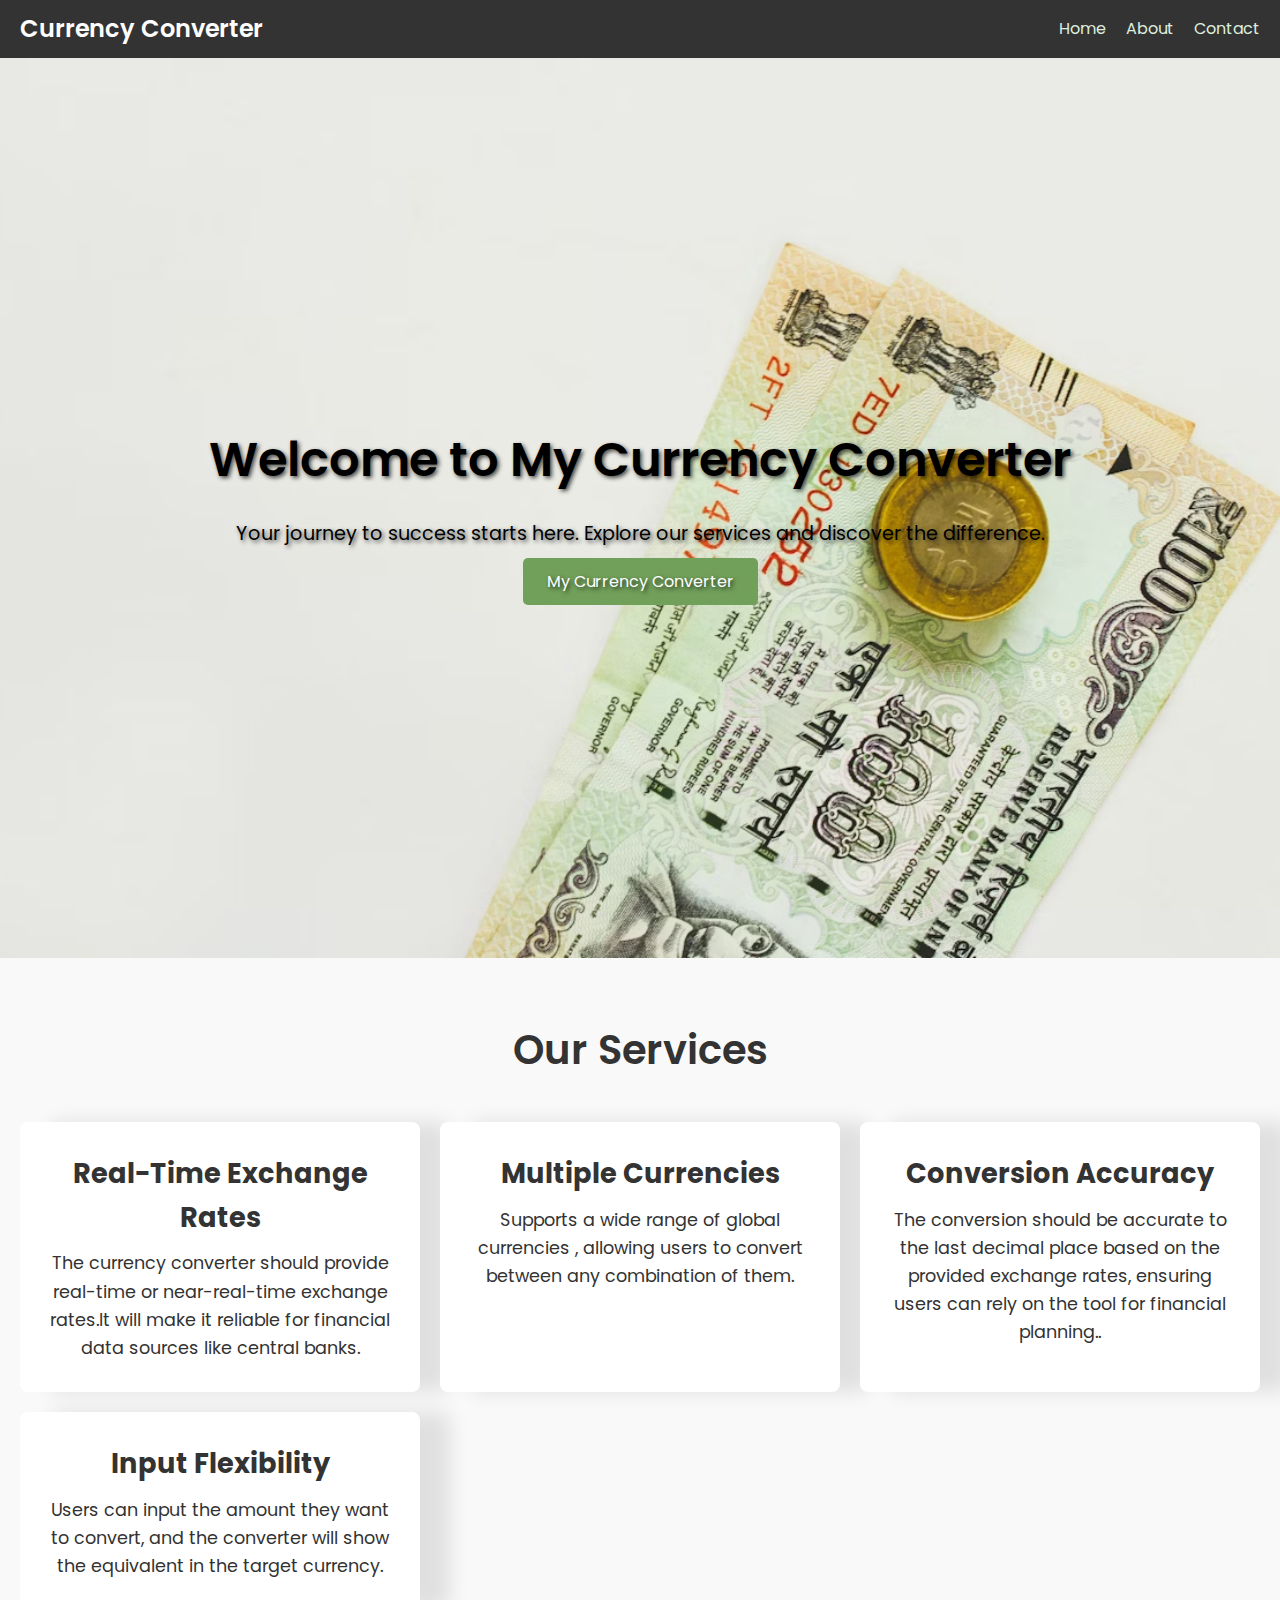
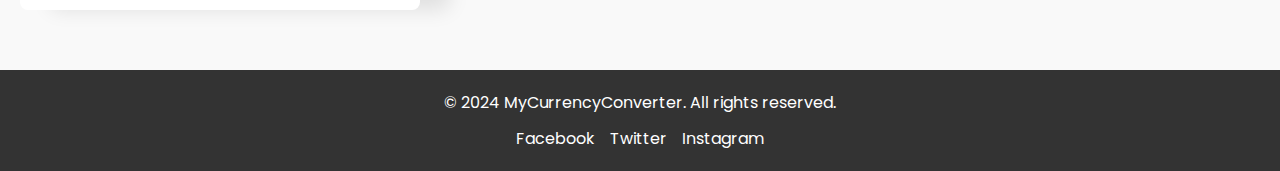
<file: index.html>
<!DOCTYPE html>
<html lang="en">

<head>
    <meta charset="UTF-8">
    <meta name="viewport" content="width=device-width, initial-scale=1.0">
    <meta http-equiv="X-UA-Compatible" content="ie=edge">
    <title> Homepage</title>

    <!-- Link to Google Fonts for a custom font -->
    <link href="https://fonts.googleapis.com/css2?family=Poppins:wght@300;400;600&display=swap" rel="stylesheet">

    <!-- Link to external CSS -->
    <link rel="stylesheet" href="index.css">
</head>

<body>

    <!-- Navbar Section -->
    <header class="navbar">
        <div class="logo">
            <h1>Currency Converter</h1>
        </div>
        <nav class="nav-links">
            <ul>
                <li><a href="#">Home</a></li>
                <li><a href="about.html">About</a></li>
                <!-- <li><a href="#">Services</a></li> -->
                <li><a href="cont.html">Contact</a></li>
            </ul>
        </nav>
    </header>

    <!-- Hero Section -->
    <section class="hero">
        <div class="hero-content">
            <h2>Welcome to My Currency Converter</h2>
            <p>Your journey to success starts here. Explore our services and discover the difference.</p>
            <a href="cc.html" class="cta-button">My Currency Converter</a>
        </div>
    </section>



    <!-- Services Section -->
    <section class="services">
        <h2 class="section-title">Our Services</h2>
        <div class="services-grid">
            <div class="service-card">
                <h3> Real-Time Exchange Rates</h3>
                <p>The currency converter should provide real-time or near-real-time exchange rates.It will make it reliable for financial data sources like central banks.</p>
            </div>
            <div class="service-card">
                <h3>Multiple Currencies</h3>
                <p>Supports a wide range of global currencies , allowing users to convert between any combination of them.</p>
            </div>
            <div class="service-card">
                <h3>Conversion Accuracy</h3>
                <p>The conversion should be accurate to the last decimal place based on the provided exchange rates, ensuring users can rely on the tool for financial planning..</p>
            </div>
            <div class="service-card">
                <h3>Input Flexibility</h3>
                <p>Users can input the amount they want to convert, and the converter will show the equivalent in the target currency.</p>
            </div>
        </div>
    </section>

    <!-- Footer Section -->
    <footer class="footer">
        <div class="footer-content">
            <p>&copy; 2024 MyCurrencyConverter. All rights reserved.</p>
            <ul class="social-links">
                <li><a href="#">Facebook</a></li>
                <li><a href="#">Twitter</a></li>
                <li><a href="#">Instagram</a></li>
            </ul>
        </div>
    </footer>

</body>

</html>
</file>
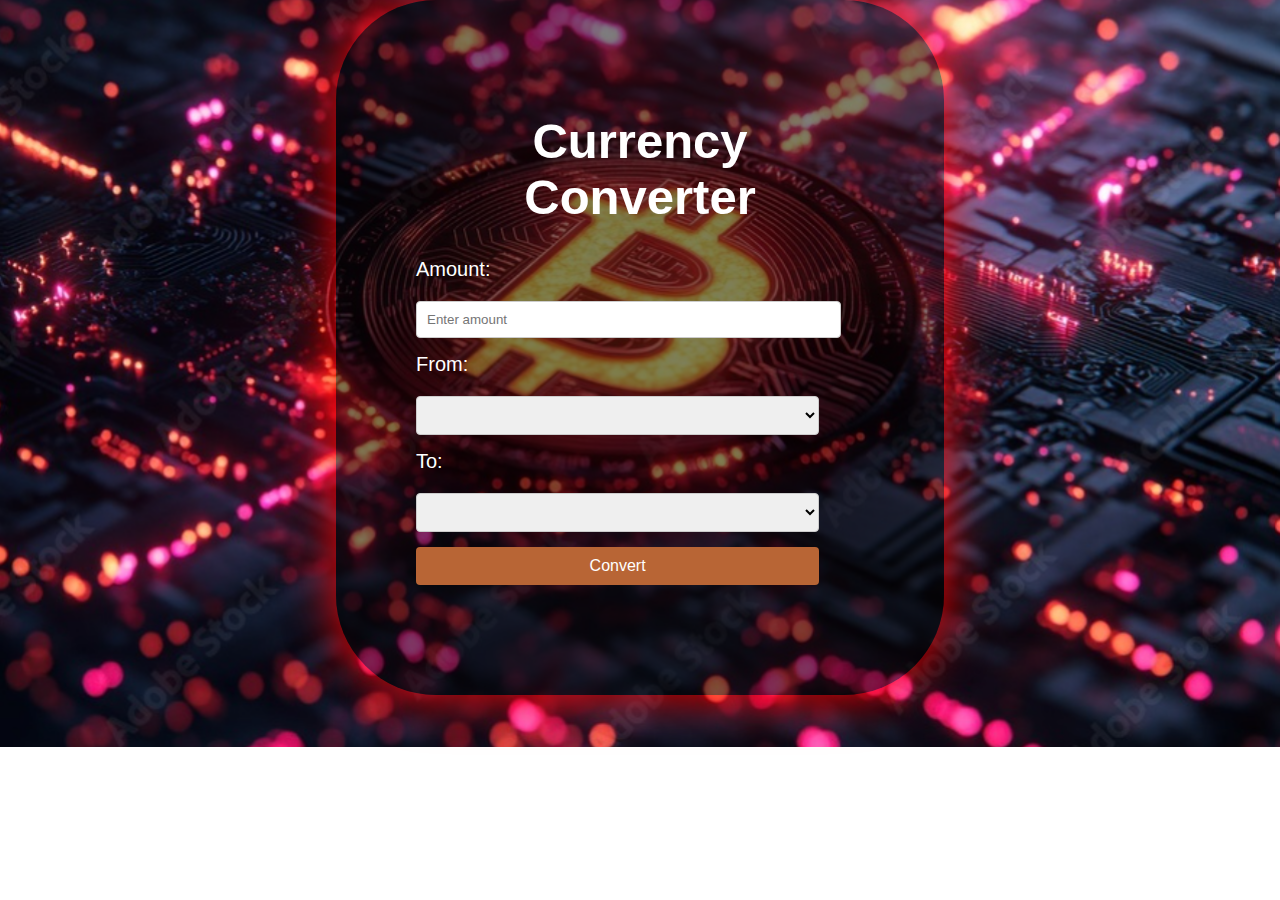
<file: 01.html>
<!DOCTYPE html>
<html lang="en">
<head>
    <meta charset="UTF-8">
    <meta name="viewport" content="width=device-width, initial-scale=1.0">
    <title>Currency Converter</title>
    <link rel="stylesheet" href="01.css">
    
</head>
<body>
    <div class="container">
        <h1>Currency Converter</h1>
        <form id="converter-form">
            <div class="input-group">
                <label for="amount">Amount:</label>
                <input type="number" id="amount" placeholder="Enter amount" required>
            </div>
            <div class="input-group">
                <label for="from-currency">From:</label>
                <select id="from-currency"></select>
            </div>
            <div class="input-group">
                <label for="to-currency">To:</label>
                <select id="to-currency"></select>
            </div>
            <button type="submit">Convert</button>
        </form>
        <div class="result" id="result"></div>
    </div>
    <script src="01.js"></script>
</body>
</html>
</file>
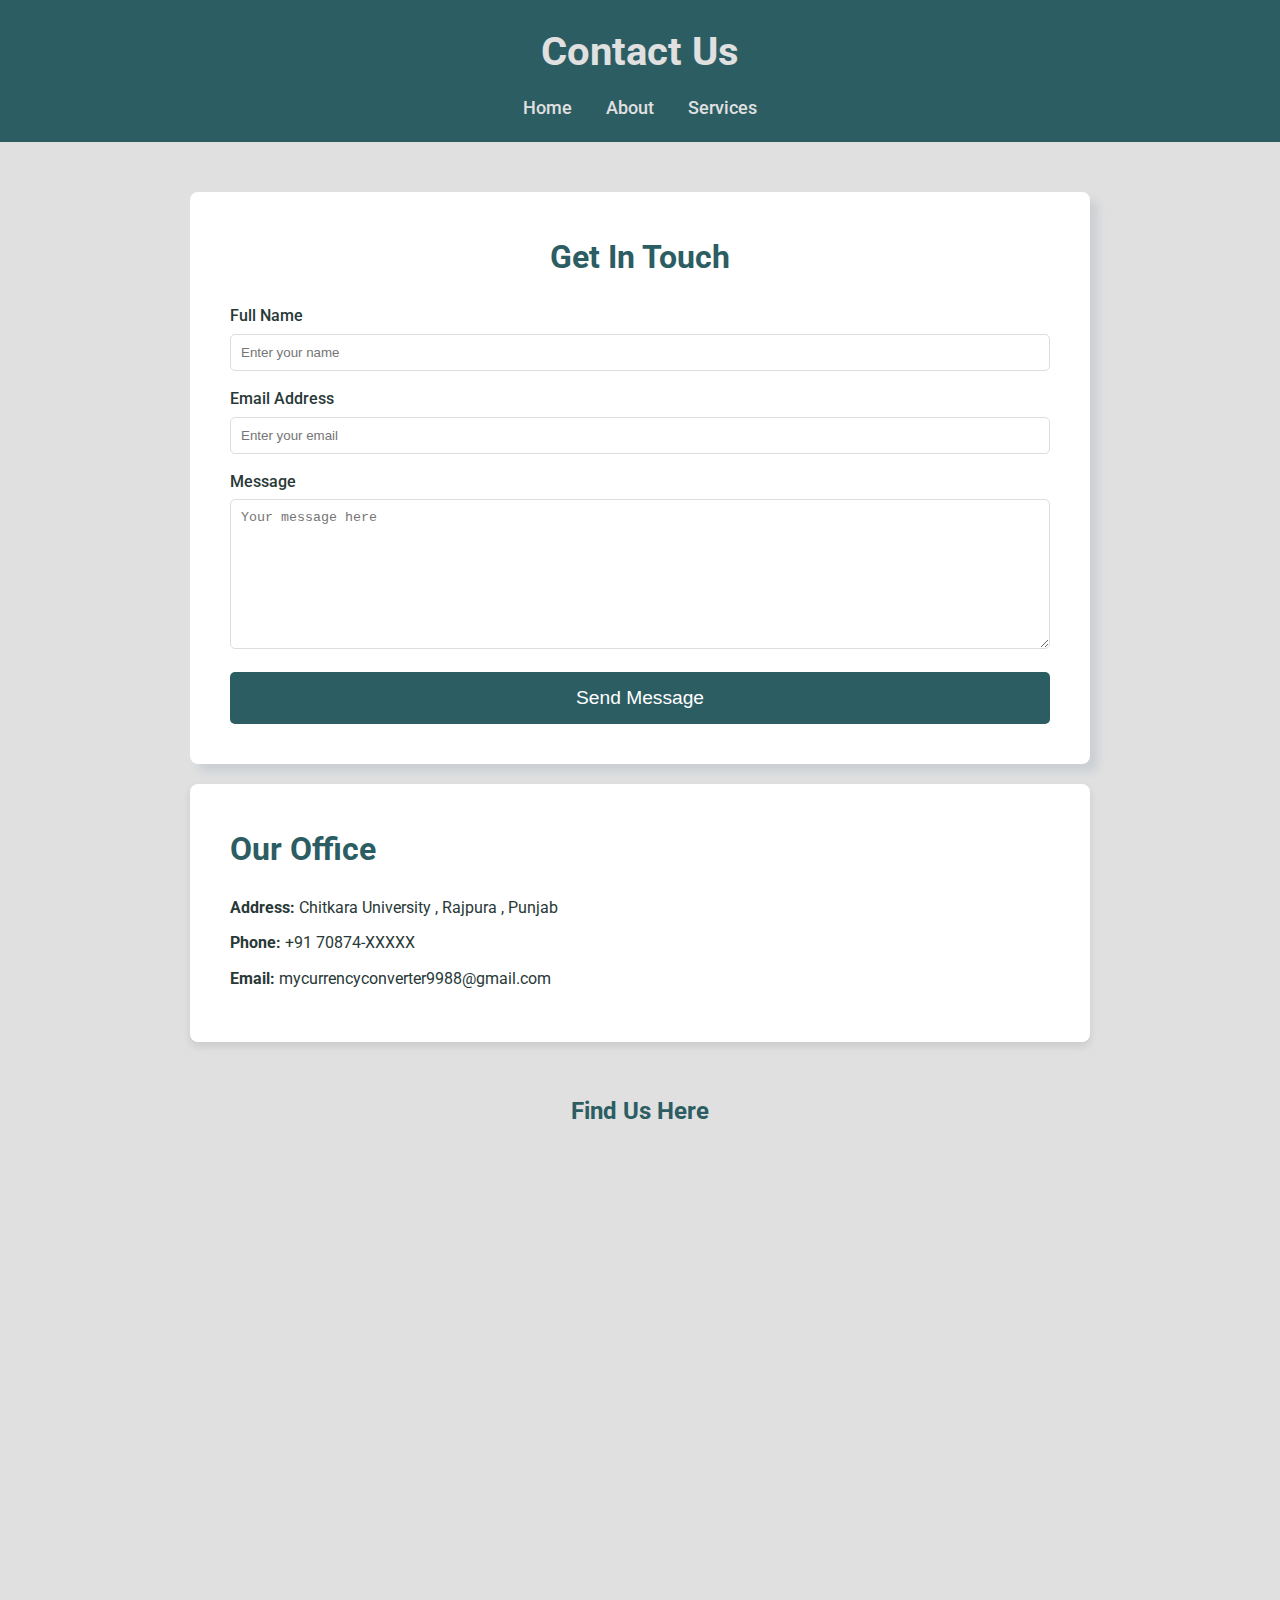
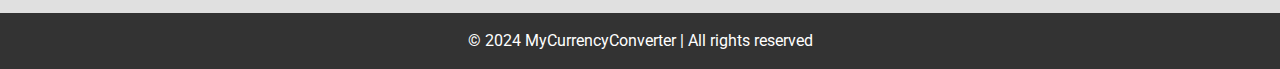
<file: cont.html>
<!DOCTYPE html>
<html lang="en">

<head>
    <meta charset="UTF-8">
    <meta name="viewport" content="width=device-width, initial-scale=1.0">
    <title>Contact Us</title>
    <link rel="stylesheet" href="cont.css">
    <link href="https://fonts.googleapis.com/css2?family=Roboto:wght@400;500&display=swap" rel="stylesheet">
    <!-- You can use any map service API like Google Maps or OpenStreetMap -->
</head>

<body>

    <!-- Header Section -->
    <header>
        <div class="container">
            <h1>Contact Us</h1>
            <nav>
                <ul>
                    <li><a href="home.html">Home</a></li>
                    <li><a href="about.html">About</a></li>
                    <li><a href="home.html">Services</a></li>

                </ul>
            </nav>
        </div>
    </header>

    <!-- Main Content -->
    <main>
        <section class="contact-form-section">
            <div class="container">
                <div class="form-container">
                    <h2>Get In Touch</h2>
                    <form action="#" method="POST" id="contactForm">
                        <div class="input-group">
                            <label for="name">Full Name</label>
                            <input type="text" id="name" name="name" placeholder="Enter your name" required>
                        </div>
                        <div class="input-group">
                            <label for="email">Email Address</label>
                            <input type="email" id="email" name="email" placeholder="Enter your email" required>
                        </div>
                        <div class="input-group">
                            <label for="message">Message</label>
                            <textarea id="message" name="message" placeholder="Your message here" required></textarea>
                        </div>
                        <button type="submit" class="btn-submit">Send Message</button>
                    </form>
                </div>

                <!-- Contact Information -->
                <div class="contact-info">
                    <h2>Our Office</h2>
                    <p><strong>Address:</strong> Chitkara University , Rajpura , Punjab</p>
                    <p><strong>Phone:</strong> +91 70874-XXXXX</p>
                    <p><strong>Email:</strong> mycurrencyconverter9988@gmail.com</p>
                </div>
            </div>
        </section>

        <!-- Google Map Embed (Optional) -->
        <section class="map-section">
            <div class="container">
                <h2>Find Us Here</h2>
                <div class="map-container">
                    <iframe src="https://www.google.com/maps/embed?pb=!1m18!1m12!1m3!1d3437.1751343148626!2d76.6597778!3d30.516086499999993!2m3!1f0!2f0!3f0!3m2!1i1024!2i768!4f13.1!3m3!1m2!1s0x390fc32344a6e2d7%3A0x81b346dee91799ca!2sChitkara%20University!5e0!3m2!1sen!2sin!4v1730903642457!5m2!1sen!2sin"
                        width="600" height="450" style="border:0;" allowfullscreen="" loading="lazy" referrerpolicy="no-referrer-when-downgrade"></iframe>
                </div>
            </div>
        </section>
    </main>
    <br>

    <!-- Footer Section -->
    <footer>
        <div class="container">
            <p>&copy; 2024 MyCurrencyConverter | All rights reserved</p>
        </div>
    </footer>

    <!-- Add script for form validation -->
</body>

</html>
</file>
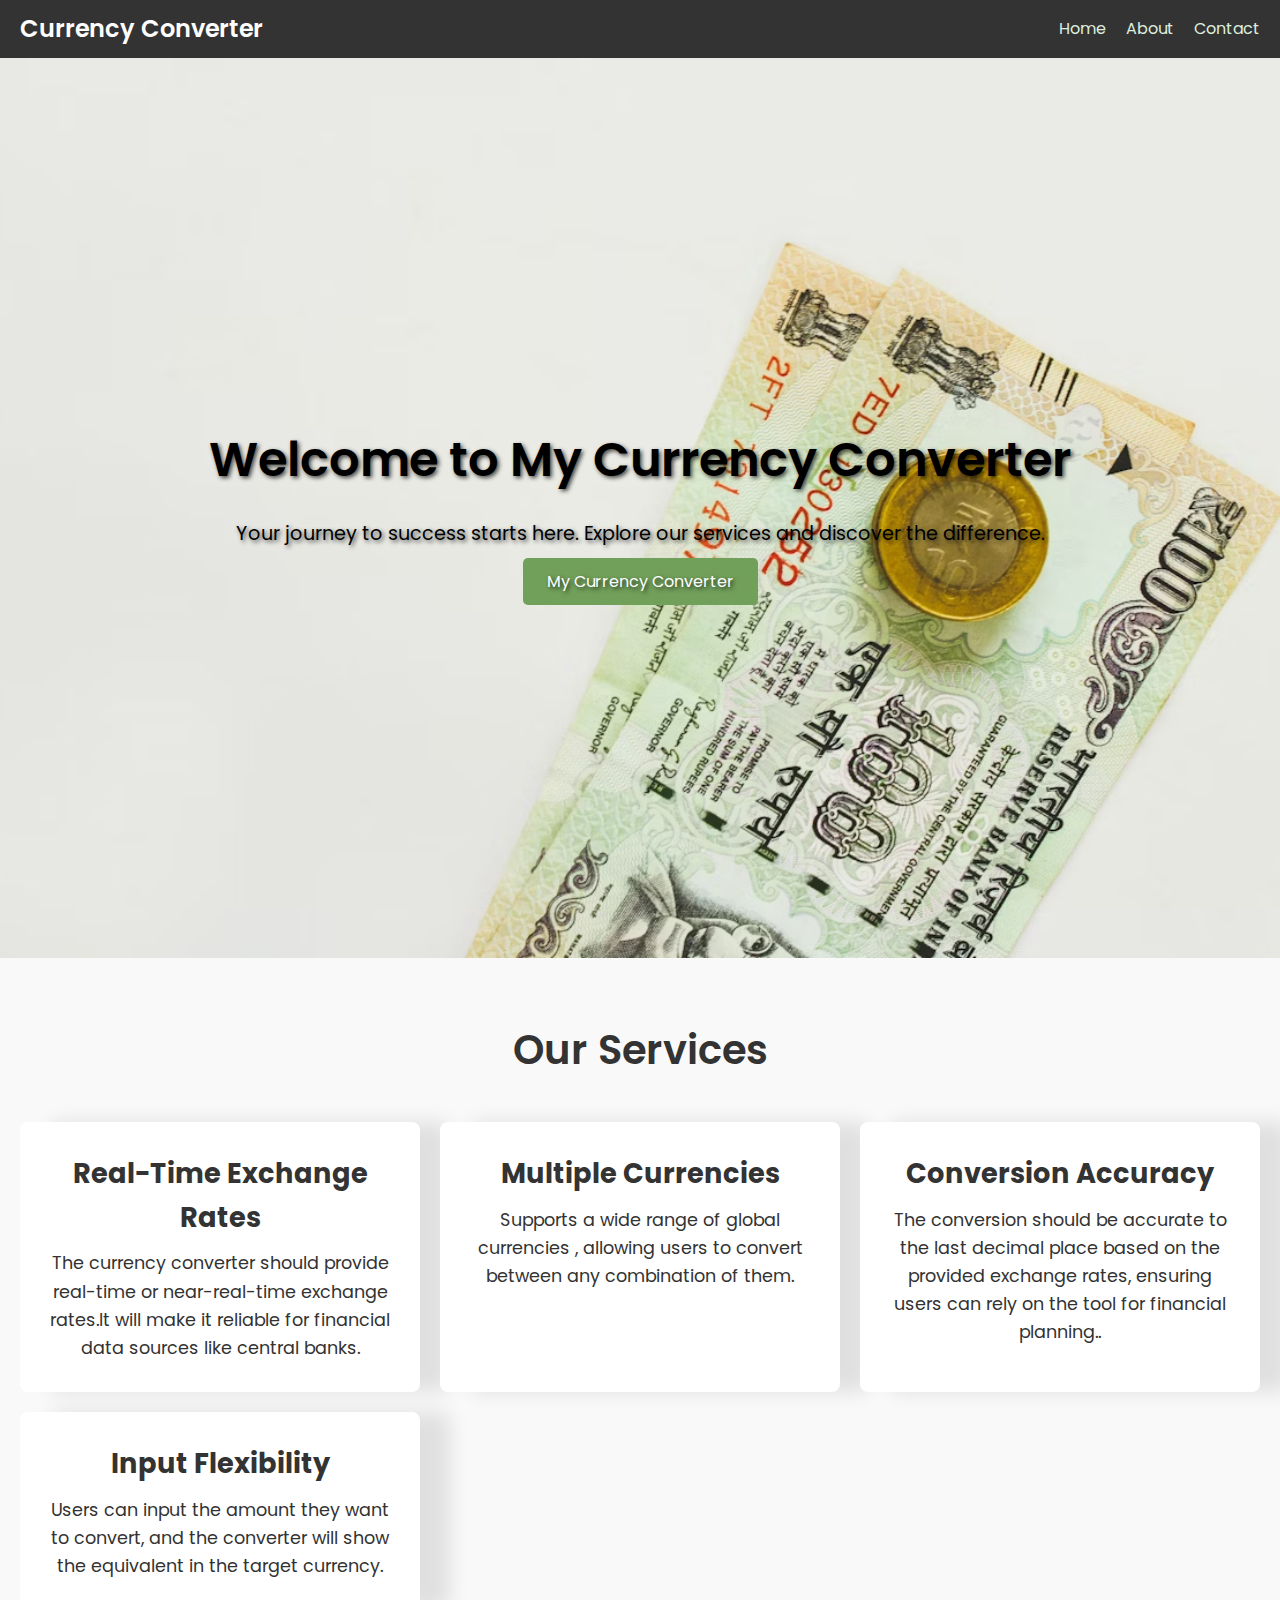
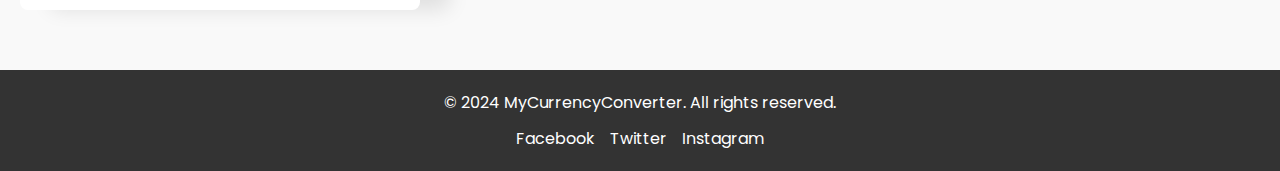
<file: home.html>
<!DOCTYPE html>
<html lang="en">

<head>
    <meta charset="UTF-8">
    <meta name="viewport" content="width=device-width, initial-scale=1.0">
    <meta http-equiv="X-UA-Compatible" content="ie=edge">
    <title> Homepage</title>

    <!-- Link to Google Fonts for a custom font -->
    <link href="https://fonts.googleapis.com/css2?family=Poppins:wght@300;400;600&display=swap" rel="stylesheet">

    <!-- Link to external CSS -->
    <link rel="stylesheet" href="home.css">
</head>

<body>

    <!-- Navbar Section -->
    <header class="navbar">
        <div class="logo">
            <h1>Currency Converter</h1>
        </div>
        <nav class="nav-links">
            <ul>
                <li><a href="#">Home</a></li>
                <li><a href="about.html">About</a></li>
                <!-- <li><a href="#">Services</a></li> -->
                <li><a href="cont.html">Contact</a></li>
            </ul>
        </nav>
    </header>

    <!-- Hero Section -->
    <section class="hero">
        <div class="hero-content">
            <h2>Welcome to My Currency Converter</h2>
            <p>Your journey to success starts here. Explore our services and discover the difference.</p>
            <a href="cc.html" class="cta-button">My Currency Converter</a>
        </div>
    </section>



    <!-- Services Section -->
    <section class="services">
        <h2 class="section-title">Our Services</h2>
        <div class="services-grid">
            <div class="service-card">
                <h3> Real-Time Exchange Rates</h3>
                <p>The currency converter should provide real-time or near-real-time exchange rates.It will make it reliable for financial data sources like central banks.</p>
            </div>
            <div class="service-card">
                <h3>Multiple Currencies</h3>
                <p>Supports a wide range of global currencies , allowing users to convert between any combination of them.</p>
            </div>
            <div class="service-card">
                <h3>Conversion Accuracy</h3>
                <p>The conversion should be accurate to the last decimal place based on the provided exchange rates, ensuring users can rely on the tool for financial planning..</p>
            </div>
            <div class="service-card">
                <h3>Input Flexibility</h3>
                <p>Users can input the amount they want to convert, and the converter will show the equivalent in the target currency.</p>
            </div>
        </div>
    </section>

    <!-- Footer Section -->
    <footer class="footer">
        <div class="footer-content">
            <p>&copy; 2024 MyCurrencyConverter. All rights reserved.</p>
            <ul class="social-links">
                <li><a href="#">Facebook</a></li>
                <li><a href="#">Twitter</a></li>
                <li><a href="#">Instagram</a></li>
            </ul>
        </div>
    </footer>

</body>

</html>
</file>
<file: 01.css>
body {
    font-family: Arial, sans-serif;
    background: url('back.png') no-repeat center center/cover;
    margin: 0;
    padding: 0;
}

.container {
   

    width: 35vw;

    margin: auto;

    padding: 80px;

    border-radius: 100px;

    background-color: rgba(0,0,0,0.5);

    color: white;
    
    box-shadow: 0 0 50px red;
}


h1 {
    text-align: center;
    color: white;
    font-size: 49px;
}

.input-group {
    margin-bottom: 15px;
}

label {
    display: block;
    margin-bottom: 20px;
    font-size: 20px;
}


input, select {
    width: 90%;
    padding: 10px;
    border: 1px solid #ccc;
    border-radius: 4px;
}

button {
    width: 90%;
    padding: 10px;
    background-color: #b86535;
    border: none;
    color: white;
    font-size: 16px;
    border-radius: 4px;
    cursor: pointer;
    
    
}

button:hover {
    background-color: #2fd32f;
}

.result {
    margin-top: 30px;
    font-size: 18px;
    text-align: center;
}
i{
    font-size: 30px;
    
}
</file>
<file: index.css>
/* Reset default margins, paddings, and box-sizing */

*,
* {
    margin: 0;
    padding: 0;
    box-sizing: border-box;
}


/* Body and base styles */

body {
    font-family: 'Poppins', sans-serif;
    line-height: 1.6;
    color: #333;
    background-color: #ffffff;
}


/* Navbar Styling */

.navbar {
    display: flex;
    justify-content: space-between;
    align-items: center;
    background-color: #333;
    padding: 10px 20px;
    color: white;
    position: sticky;
    top: 0;
    z-index: 100;
}

.navbar .logo h1 {
    font-size: 24px;
    font-weight: 600;
}

.nav-links ul {
    display: flex;
    gap: 20px;
}

.nav-links ul li {
    list-style-type: none;
}

.nav-links a {
    text-decoration: none;
    color: #ddeedf;
    font-weight: 400;
    transition: color 0.3s ease;
}

.nav-links a:hover {
    color: #f8b400;
}


/* Hero Section */

.hero {
    display: flex;
    justify-content: center;
    align-items: center;
    background: url('ppi.avif') no-repeat center center/cover;
    height: 100vh;
    color: rgb(0, 0, 0);
    text-align: center;
    padding: 0 20px;
    position: relative;
}

.hero-content {
    position: absolute;
    text-shadow: 2px 2px 4px rgba(0, 0, 0, 0.7);
}

.hero h2 {
    font-size: 3rem;
    font-weight: 600;
}

.hero p {
    font-size: 1.2rem;
    margin: 20px 0;
}

.cta-button {
    background-color: #71a05a;
    color: white;
    padding: 12px 24px;
    font-size: 1rem;
    text-decoration: none;
    border-radius: 5px;
    transition: background-color 0.3s ease;
}

.cta-button:hover {
    background-color: #acc6aa;
}


/* Services Section */

.services {
    background-color: #f9f9f9;
    padding: 60px 20px;
    text-align: center;
}

.section-title {
    font-size: 2.5rem;
    margin-bottom: 40px;
    font-weight: 600;
}

.services-grid {
    display: grid;
    grid-template-columns: repeat(auto-fill, minmax(300px, 1fr));
    gap: 20px;
}

.service-card {
    background-color: white;
    padding: 30px;
    border-radius: 8px;
    box-shadow: 30px 0px 20px rgba(0, 0, 0, 0.1);
    transition: transform 0.4s ease;
}

.service-card h3 {
    font-size: 1.7rem;
    margin-bottom: 10px;
}

.service-card p {
    font-size: 1.1rem;
}

.service-card:hover {
    transform: translateY(-12px);
}


/* Footer Section */

.footer {
    background-color: #333;
    color: white;
    padding: 20px 0;
    text-align: center;
}

.footer .footer-content {
    display: flex;
    flex-direction: column;
    align-items: center;
}

.footer p {
    margin-bottom: 10px;
}

.social-links {
    list-style: none;
    display: flex;
    gap: 15px;
}

.social-links a {
    color: white;
    text-decoration: none;
    transition: color 0.3s ease;
}

.social-links a:hover {
    color: #f39c12;
}
</file>
<file: cont.css>
/* General Reset and Body Styles */
    
    * {
        margin: 0;
        padding: 0;
        box-sizing: border-box;
    }
    
    body {
        font-family: 'Roboto', sans-serif;
        background-color: #e0e0e0;
        color: #283937;
        line-height: 1.6;
    }
    /* Container class for centered content */
    
    .container {
        width: 80%;
        max-width: 900px;
        margin: 0 auto;
    }
    /* Header Styling */
    
    header {
        background-color: #2c5d63;
        color: #e0e0e0;
        padding: 20px 0;
    }
    
    header h1 {
        text-align: center;
        font-size: 2.5rem;
    }
    
    nav ul {
        list-style: none;
        text-align: center;
        padding-top: 10px;
    }
    
    nav ul li {
        display: inline;
        margin: 0 15px;
    }
    
    nav ul li a {
        color: #e0e0e0;
        text-decoration: none;
        font-weight: 500;
        font-size: 1.1rem;
    }
    
    nav ul li a:hover {
        color: #2a7882;
    }
    /* Contact Form Section */
    
    h2 {
        color: #2c5d63;
    }
    
    .contact-form-section {
        display: flex;
        flex-wrap: wrap;
        margin-top: 50px;
    }
    
    .form-container {
        flex: 1;
        padding: 40px;
        background-color: #ffffff;
        border-radius: 8px;
        box-shadow: 8px 8px 8px rgba(34, 64, 110, 0.1);
    }
    
    .form-container h2 {
        font-size: 2rem;
        margin-bottom: 20px;
        text-align: center;
    }
    
    .input-group {
        margin-bottom: 15px;
    }
    
    .input-group label {
        display: block;
        font-weight: 500;
        margin-bottom: 5px;
    }
    
    .input-group input,
    .input-group textarea {
        width: 100%;
        padding: 10px;
        /* s font-size: 1rem; */
        border: 1px solid #ddd;
        border-radius: 5px;
    }
    /* .input-group input:focus,
.input-group textarea:focus {
    outline: none;
    border-color: #f39c12;
} */
    
    .input-group textarea {
        height: 150px;
        resize: vertical;
    }
    
    .btn-submit {
        width: 100%;
        padding: 15px;
        background-color: #2c5d63;
        color: white;
        border: none;
        border-radius: 5px;
        font-size: 1.2rem;
        cursor: pointer;
        transition: background-color 0.3s ease;
    }
    
    .btn-submit:hover {
        background-color: #538c94;
    }
    /* Contact Info Section */
    
    .contact-info {
        /* flex: 1; */
        padding: 40px;
        background-color: #fff;
        border-radius: 8px;
        box-shadow: 0 4px 8px rgba(0, 0, 0, 0.1);
        /* margin-left: 10px; */
        margin-top: 20px;
    }
    
    .contact-info h2 {
        font-size: 2rem;
        margin-bottom: 20px;
        color: #2c5d63;
    }
    
    .contact-info p {
        font-size: 1rem;
        margin-bottom: 10px;
    }
    /* Map Section */
    
    .map-section {
        margin-top: 50px;
        text-align: center;
    }
    
    .map-container iframe {
        width: 100%;
        max-width: 900px;
        border-radius: 8px;
    }
    /* Footer Section */
    
    footer {
        background-color: #333;
        color: white;
        padding: 15px 0;
        text-align: center;
    }
    
    footer p {
        font-size: 1rem;
    }
    /* Responsive Design */
    
    @media (max-width: 768px) {
        .contact-form-section {
            flex-direction: column;
        }
        .form-container,
        .contact-info {
            margin-left: 0;
            margin-bottom: 20px;
        }
        .map-container iframe {
            max-width: 100%;
        }
    }
</file>
<file: home.css>
/* Reset default margins, paddings, and box-sizing */

*,
* {
    margin: 0;
    padding: 0;
    box-sizing: border-box;
}


/* Body and base styles */

body {
    font-family: 'Poppins', sans-serif;
    line-height: 1.6;
    color: #333;
    background-color: #ffffff;
}


/* Navbar Styling */

.navbar {
    display: flex;
    justify-content: space-between;
    align-items: center;
    background-color: #333;
    padding: 10px 20px;
    color: white;
    position: sticky;
    top: 0;
    z-index: 100;
}

.navbar .logo h1 {
    font-size: 24px;
    font-weight: 600;
}

.nav-links ul {
    display: flex;
    gap: 20px;
}

.nav-links ul li {
    list-style-type: none;
}

.nav-links a {
    text-decoration: none;
    color: #ddeedf;
    font-weight: 400;
    transition: color 0.3s ease;
}

.nav-links a:hover {
    color: #f8b400;
}


/* Hero Section */

.hero {
    display: flex;
    justify-content: center;
    align-items: center;
    background: url('ppi.avif') no-repeat center center/cover;
    height: 100vh;
    color: rgb(0, 0, 0);
    text-align: center;
    padding: 0 20px;
    position: relative;
}

.hero-content {
    position: absolute;
    text-shadow: 2px 2px 4px rgba(0, 0, 0, 0.7);
}

.hero h2 {
    font-size: 3rem;
    font-weight: 600;
}

.hero p {
    font-size: 1.2rem;
    margin: 20px 0;
}

.cta-button {
    background-color: #71a05a;
    color: white;
    padding: 12px 24px;
    font-size: 1rem;
    text-decoration: none;
    border-radius: 5px;
    transition: background-color 0.3s ease;
}

.cta-button:hover {
    background-color: #acc6aa;
}


/* Services Section */

.services {
    background-color: #f9f9f9;
    padding: 60px 20px;
    text-align: center;
}

.section-title {
    font-size: 2.5rem;
    margin-bottom: 40px;
    font-weight: 600;
}

.services-grid {
    display: grid;
    grid-template-columns: repeat(auto-fill, minmax(300px, 1fr));
    gap: 20px;
}

.service-card {
    background-color: white;
    padding: 30px;
    border-radius: 8px;
    box-shadow: 30px 0px 20px rgba(0, 0, 0, 0.1);
    transition: transform 0.4s ease;
}

.service-card h3 {
    font-size: 1.7rem;
    margin-bottom: 10px;
}

.service-card p {
    font-size: 1.1rem;
}

.service-card:hover {
    transform: translateY(-12px);
}


/* Footer Section */

.footer {
    background-color: #333;
    color: white;
    padding: 20px 0;
    text-align: center;
}

.footer .footer-content {
    display: flex;
    flex-direction: column;
    align-items: center;
}

.footer p {
    margin-bottom: 10px;
}

.social-links {
    list-style: none;
    display: flex;
    gap: 15px;
}

.social-links a {
    color: white;
    text-decoration: none;
    transition: color 0.3s ease;
}

.social-links a:hover {
    color: #f39c12;
}
</file>
